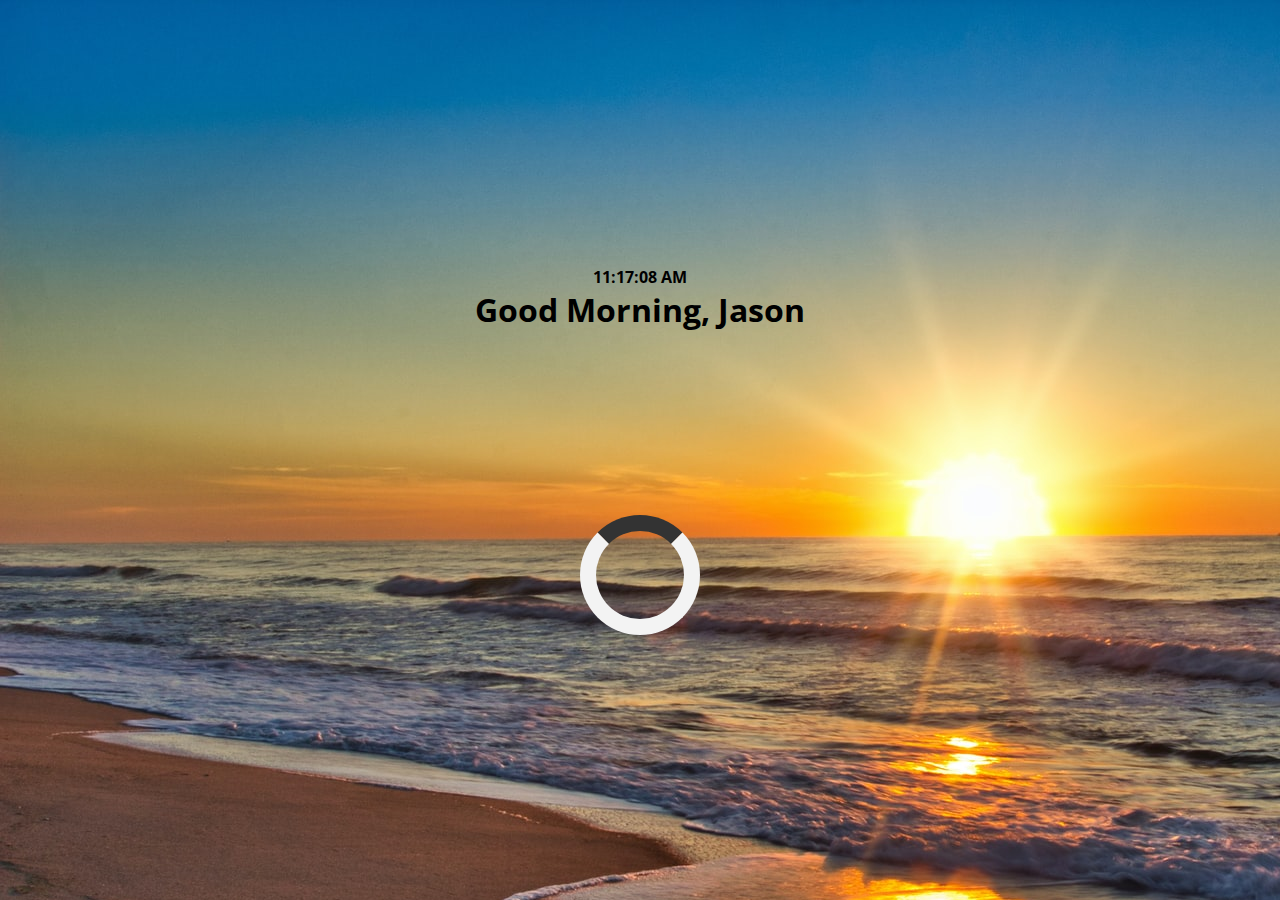
<file: index.html>
<!DOCTYPE html>
<html lang="en">

<head>
    <meta charset="UTF-8">
    <meta http-equiv="X-UA-Compatible" content="IE=edge">
    <meta name="viewport" content="width=device-width, initial-scale=1.0">
    <!--Page Icon-->
    <link rel="icon" type="image/png" href="https://img.icons8.com/color/48/000000/fat-emoji.png" />
    <!--Font Awesome CDN-->
    <link rel="stylesheet" href="https://use.fontawesome.com/releases/v5.15.4/css/all.css"
        integrity="sha384-DyZ88mC6Up2uqS4h/KRgHuoeGwBcD4Ng9SiP4dIRy0EXTlnuz47vAwmeGwVChigm" crossorigin="anonymous">
    <!--CSS-->
    <link rel="stylesheet" href="styles.css">
    <title>Home Page</title>
</head>

<body>

    <div class="intro">
        <time id="time"></time>
        <h1>
            <span id="greeting"></span>
            <span id="name" contenteditable="true"></span>
        </h1>

        <h2></h2>
        <h2 id="focus" contenteditable="true"></h2>

    </div>

    <div class="quote-container" id="quote-container">
        <!-- Quote -->
        <div class="quote-text">
            <i class="fas fa-quote-left"></i>
            <span id="quote"></span>
        </div>
        <!-- Author -->
        <div class="quote-author">
            <span id="author"></span>
        </div>
        <!-- Buttons -->
        <!-- <div class="button-container">
            <button class="twitter-button" id="twitter" title="">
                <i class="fab fa-twitter"></i>
            </button>

            <button id="new-quote">New Quote</button>
        </div> -->
    </div>

    <!-- Loader -->
    <div class="loader" id="loader"></div>

    <!--JS Script-->
    <script src="app.js"></script>
</body>

</html>
</file>
<file: styles.css>
/*Google Fonts*/
@import url("https://fonts.googleapis.com/css2?family=Open+Sans:wght@300&display=swap");

/*Page Setup*/
* {
  box-sizing: border-box;
  margin: 0;
  padding: 0;
}

body {
  margin: 0;
  min-height: 100vh;
  font-family: "Open Sans", sans-serif;
  font-weight: 700;
  text-align: center;
  display: flex;
  flex-direction: column;
  align-items: center;
  color: #000;
  justify-content: center;
}

h1 {
  margin-bottom: 3rem;
}

h2 {
  margin-bottom: 0.5rem;
  opacity: 0.6;
}

.quote-container {
  position: relative;
  display: flex;
  flex-direction: column;
  align-items: center;
  justify-content: center;
  bottom: -200px;
  width: auto;
  max-width: 900px;
  padding: 20px 30px;
  border-radius: 10px;
  /*background-color: rgba(255, 255, 255, 0.025);
  box-shadow: 0 10px 10px 10px rgba(0, 0, 0, 0.25);*/
}

.quote-text {
  font-size: 2.75rem;
}

.long-quote {
  font-size: 2rem;
}

.fa-quote-left {
  font-size: 4rem;
}

.quote-author {
  margin-top: 15px;
  font-size: 2rem;
  font-weight: 400;
  font-style: italic;
}

.button-container {
  margin-top: 15px;
  display: flex;
  justify-content: space-between;
}

button {
  cursor: pointer;
  font-size: 1.2rem;
  height: 2.5rem;
  border: none;
  border-radius: 10px;
  color: white;
  background-color: gray;
  outline: none;
  padding: 0.5rem 1.8rem;
  box-shadow: 0 0.3rem rgba(121, 121, 121, 0.65);
}

button:hover {
  filter: brightness(110%);
}

button:active {
  transform: translate(0, 0.3rem);
  box-shadow: 0 0.1rem rgba(255, 255, 255, 0.65);
}

.twitter-button:hover {
  color: #38a1f3;
}

.fa-twitter {
  font-size: 1.5rem;
}

/* Loader */
.loader {
  border: 16px solid #f3f3f3;
  border-top: 16px solid #333;
  border-radius: 50%;
  width: 120px;
  height: 120px;
  animation: spin 2s linear infinite;
}

@keyframes spin {
  0% {
    transform: rotate(0deg);
  }
  100% {
    transform: rotate(360deg);
  }
}

/*Media Query*/
@media screen and (max-width: 1000px) {
  .quote-container {
    margin: auto 10px;
  }

  .quote-text {
    font-style: 2.5rem;
  }
}

@media (max-width: 700px) {
  #time {
    font-size: 6rem;
  }
}
</file>
